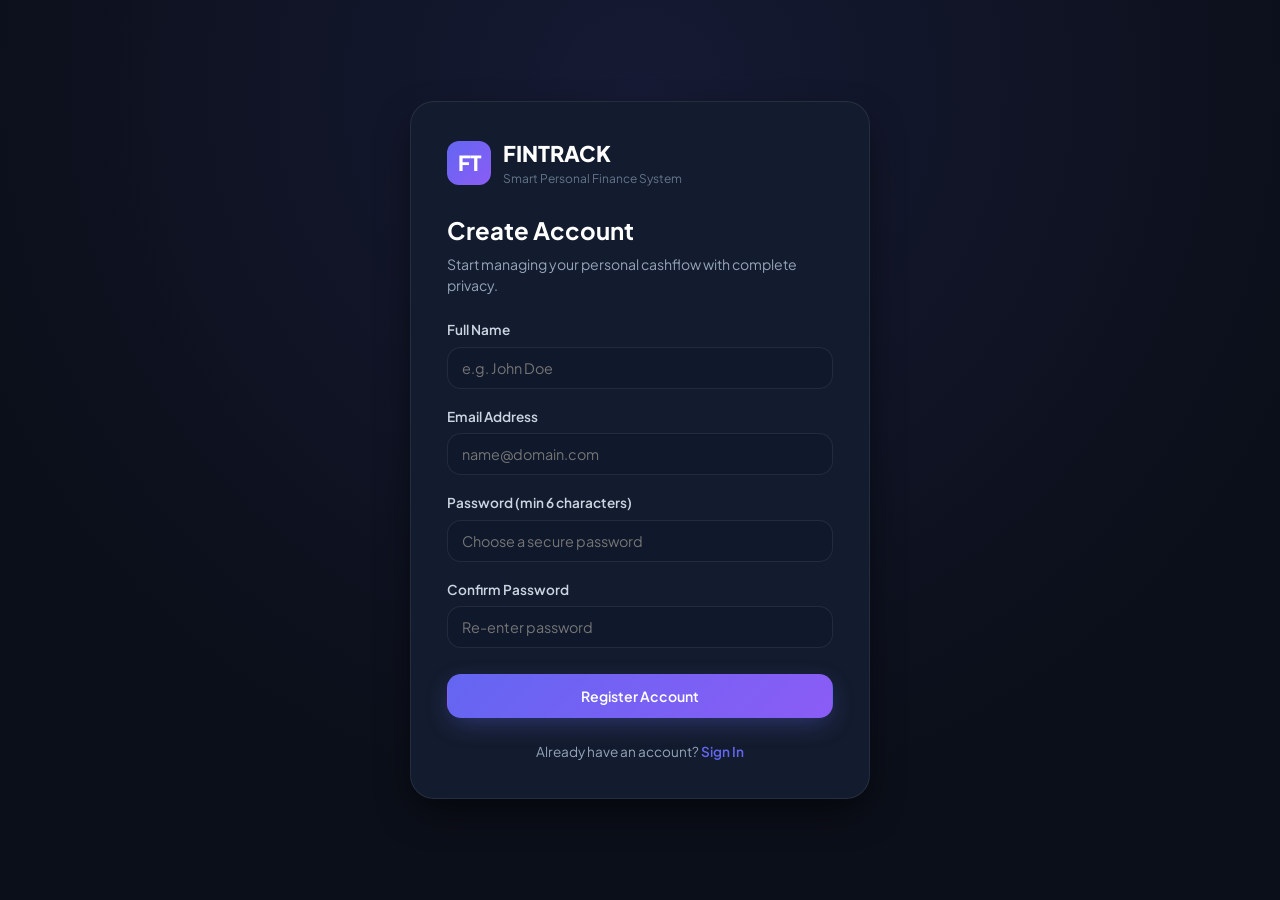
<file: frontend/register.html>
<!DOCTYPE html>
<html lang="en">
<head>
  <meta charset="UTF-8">
  <meta name="viewport" content="width=device-width, initial-scale=1.0">
  <title>Create Account — FINTRACK Finance System</title>
  <link rel="stylesheet" href="css/style.css">
  <style>
    .auth-wrapper {
      min-height: 100vh;
      display: flex;
      align-items: center;
      justify-content: center;
      padding: 24px;
      background: radial-gradient(circle at 50% 10%, rgba(99, 102, 241, 0.12) 0%, rgba(11, 15, 25, 1) 70%);
    }
    .auth-card {
      width: 100%;
      max-width: 460px;
      background: var(--bg-card);
      border: 1px solid var(--border-color);
      border-radius: var(--radius-xl);
      padding: 36px;
      box-shadow: var(--shadow-lg);
    }
    .auth-logo-row {
      display: flex;
      align-items: center;
      gap: 12px;
      margin-bottom: 24px;
    }
  </style>
</head>
<body>
  <div class="auth-wrapper">
    <div class="auth-card">
      <div class="auth-logo-row">
        <div style="width: 44px; height: 44px; background: var(--accent-gradient); border-radius: 12px; display: flex; align-items: center; justify-content: center; font-weight: 800; font-size: 1.3rem; color: #ffffff;">
          FT
        </div>
        <div>
          <h2 style="font-size: 1.35rem; font-weight: 800; color: #ffffff;">FINTRACK</h2>
          <div style="font-size: 0.75rem; color: var(--text-muted);">Smart Personal Finance System</div>
        </div>
      </div>

      <h1 style="font-size: 1.5rem; font-weight: 700; color: #ffffff; margin-bottom: 6px;">Create Account</h1>
      <p class="text-secondary" style="font-size: 0.88rem; margin-bottom: 24px;">Start managing your personal cashflow with complete privacy.</p>

      <form id="registerForm">
        <div class="form-group">
          <label class="form-label" for="name">Full Name</label>
          <input type="text" id="name" class="form-control" placeholder="e.g. John Doe" required autocomplete="name">
        </div>

        <div class="form-group">
          <label class="form-label" for="email">Email Address</label>
          <input type="email" id="email" class="form-control" placeholder="name@domain.com" required autocomplete="email">
        </div>

        <div class="form-group">
          <label class="form-label" for="password">Password (min 6 characters)</label>
          <input type="password" id="password" class="form-control" placeholder="Choose a secure password" minlength="6" required autocomplete="new-password">
        </div>

        <div class="form-group">
          <label class="form-label" for="confirmPassword">Confirm Password</label>
          <input type="password" id="confirmPassword" class="form-control" placeholder="Re-enter password" minlength="6" required autocomplete="new-password">
        </div>

        <button type="submit" class="btn btn-primary" style="width: 100%; padding: 12px; margin-top: 8px;">
          Register Account
        </button>
      </form>

      <div style="margin-top: 24px; text-align: center; font-size: 0.85rem;" class="text-secondary">
        Already have an account? <a href="login.html" style="color: var(--accent-primary); font-weight: 600;">Sign In</a>
      </div>
    </div>
  </div>

  <script src="js/api.js"></script>
  <script src="js/auth.js"></script>
  <script>
    document.addEventListener('DOMContentLoaded', () => {
      FinTrackAuth.checkAuth(false);

      const form = document.getElementById('registerForm');
      form.addEventListener('submit', async (e) => {
        e.preventDefault();
        const name = document.getElementById('name').value.trim();
        const email = document.getElementById('email').value.trim();
        const password = document.getElementById('password').value;
        const confirmPassword = document.getElementById('confirmPassword').value;

        if (password !== confirmPassword) {
          FinTrackAPI.showToast('Passwords do not match.', 'error');
          return;
        }

        await FinTrackAuth.register(name, email, password, confirmPassword);
      });
    });
  </script>
</body>
</html>
</file>
<file: frontend/css/style.css>
/* ==========================================================================
   FINTRACK - Modern Personal Finance SaaS Design System
   Color Palette: Deep Navy, Purple/Indigo Accents, Emerald, Rose, Slate
   ========================================================================== */

@import url('https://fonts.googleapis.com/css2?family=Plus+Jakarta+Sans:wght@300;400;500;600;700;800&family=JetBrains+Mono:wght@400;500;600&display=swap');

:root {
  /* Surface Colors */
  --bg-primary: #0b0f19;
  --bg-secondary: #0f172a;
  --bg-card: #131c2e;
  --bg-card-hover: #172338;
  --bg-surface: #1e293b;
  --bg-glass: rgba(19, 28, 46, 0.75);
  --border-color: rgba(255, 255, 255, 0.08);
  --border-focus: #6366f1;

  /* Typography Colors */
  --text-primary: #f8fafc;
  --text-secondary: #94a3b8;
  --text-muted: #64748b;
  --text-light: #cbd5e1;

  /* Accent & Status Colors */
  --accent-primary: #6366f1;
  --accent-hover: #4f46e5;
  --accent-purple: #8b5cf6;
  --accent-gradient: linear-gradient(135deg, #6366f1 0%, #8b5cf6 100%);
  --accent-glow: rgba(99, 102, 241, 0.25);

  --income-green: #10b981;
  --income-glow: rgba(16, 185, 129, 0.2);
  --expense-red: #ef4444;
  --expense-glow: rgba(239, 68, 68, 0.2);
  --warning-yellow: #f59e0b;
  --info-blue: #38bdf8;

  /* Shadows & Radius */
  --radius-sm: 8px;
  --radius-md: 14px;
  --radius-lg: 18px;
  --radius-xl: 24px;
  --shadow-sm: 0 2px 8px rgba(0, 0, 0, 0.3);
  --shadow-md: 0 8px 24px -4px rgba(0, 0, 0, 0.45);
  --shadow-lg: 0 16px 36px -6px rgba(0, 0, 0, 0.6);
  --shadow-accent: 0 8px 24px -4px rgba(99, 102, 241, 0.35);

  /* Layout */
  --sidebar-width: 260px;
  --header-height: 72px;
  --transition-fast: 0.2s cubic-bezier(0.4, 0, 0.2, 1);
  --transition-normal: 0.3s cubic-bezier(0.4, 0, 0.2, 1);
}

/* Base Reset */
*, *::before, *::after {
  box-sizing: border-box;
  margin: 0;
  padding: 0;
}

body {
  font-family: 'Plus Jakarta Sans', -apple-system, BlinkMacSystemFont, "Segoe UI", Roboto, sans-serif;
  background-color: var(--bg-primary);
  color: var(--text-primary);
  min-height: 100vh;
  line-height: 1.5;
  -webkit-font-smoothing: antialiased;
  -moz-osx-font-smoothing: grayscale;
  overflow-x: hidden;
}

a {
  color: inherit;
  text-decoration: none;
}

button, input, select, textarea {
  font-family: inherit;
  color: inherit;
}

/* Typography Utilities */
.mono {
  font-family: 'JetBrains Mono', monospace;
}

.text-income {
  color: var(--income-green) !important;
}

.text-expense {
  color: var(--expense-red) !important;
}

.text-muted {
  color: var(--text-muted);
}

.text-secondary {
  color: var(--text-secondary);
}

/* Buttons */
.btn {
  display: inline-flex;
  align-items: center;
  justify-content: center;
  gap: 8px;
  padding: 10px 18px;
  border-radius: var(--radius-md);
  font-size: 0.88rem;
  font-weight: 600;
  cursor: pointer;
  border: 1px solid transparent;
  transition: all var(--transition-fast);
  white-space: nowrap;
}

.btn-primary {
  background: var(--accent-gradient);
  color: #ffffff;
  box-shadow: var(--shadow-accent);
}

.btn-primary:hover {
  transform: translateY(-2px);
  box-shadow: 0 10px 28px -4px rgba(99, 102, 241, 0.5);
  background: linear-gradient(135deg, #4f46e5 0%, #7c3aed 100%);
}

.btn-secondary {
  background: var(--bg-surface);
  border-color: var(--border-color);
  color: var(--text-light);
}

.btn-secondary:hover {
  background: rgba(255, 255, 255, 0.08);
  color: #ffffff;
  border-color: rgba(255, 255, 255, 0.16);
}

.btn-danger {
  background: rgba(239, 68, 68, 0.12);
  border-color: rgba(239, 68, 68, 0.3);
  color: #fca5a5;
}

.btn-danger:hover {
  background: var(--expense-red);
  color: #ffffff;
  border-color: var(--expense-red);
}

.btn-sm {
  padding: 6px 12px;
  font-size: 0.8rem;
  border-radius: var(--radius-sm);
}

.btn-icon {
  width: 36px;
  height: 36px;
  padding: 0;
  border-radius: var(--radius-sm);
  display: inline-flex;
  align-items: center;
  justify-content: center;
}

/* Cards */
.card {
  background: var(--bg-card);
  border: 1px solid var(--border-color);
  border-radius: var(--radius-lg);
  padding: 24px;
  box-shadow: var(--shadow-sm);
  transition: transform var(--transition-fast), border-color var(--transition-fast), box-shadow var(--transition-fast);
}

.card:hover {
  border-color: rgba(99, 102, 241, 0.25);
  box-shadow: var(--shadow-md);
}

.card-header {
  display: flex;
  align-items: center;
  justify-content: space-between;
  margin-bottom: 20px;
}

.card-title {
  font-size: 1.1rem;
  font-weight: 700;
  color: var(--text-primary);
  display: flex;
  align-items: center;
  gap: 10px;
}

/* Badges & Tags */
.badge {
  display: inline-flex;
  align-items: center;
  gap: 6px;
  padding: 4px 10px;
  border-radius: 20px;
  font-size: 0.75rem;
  font-weight: 600;
  letter-spacing: 0.3px;
  text-transform: uppercase;
}

.badge-income {
  background: rgba(16, 185, 129, 0.12);
  color: #34d399;
  border: 1px solid rgba(16, 185, 129, 0.25);
}

.badge-expense {
  background: rgba(239, 68, 68, 0.12);
  color: #f87171;
  border: 1px solid rgba(239, 68, 68, 0.25);
}

.badge-warning {
  background: rgba(245, 158, 11, 0.12);
  color: #fbbf24;
  border: 1px solid rgba(245, 158, 11, 0.25);
}

.badge-safe {
  background: rgba(56, 189, 248, 0.12);
  color: #38bdf8;
  border: 1px solid rgba(56, 189, 248, 0.25);
}

/* Form Controls */
.form-group {
  margin-bottom: 18px;
}

.form-label {
  display: block;
  font-size: 0.85rem;
  font-weight: 600;
  color: var(--text-light);
  margin-bottom: 6px;
}

.form-control {
  width: 100%;
  padding: 11px 14px;
  background: rgba(15, 23, 42, 0.6);
  border: 1px solid var(--border-color);
  border-radius: var(--radius-md);
  color: var(--text-primary);
  font-size: 0.9rem;
  transition: all var(--transition-fast);
}

.form-control:focus {
  outline: none;
  border-color: var(--accent-primary);
  background: rgba(15, 23, 42, 0.9);
  box-shadow: 0 0 0 3px var(--accent-glow);
}

select.form-control {
  cursor: pointer;
}

select.form-control option {
  background-color: var(--bg-secondary);
  color: var(--text-primary);
}

/* Modals */
.modal-overlay {
  position: fixed;
  inset: 0;
  background: rgba(11, 15, 25, 0.8);
  backdrop-filter: blur(8px);
  display: flex;
  align-items: center;
  justify-content: center;
  z-index: 1000;
  opacity: 0;
  visibility: hidden;
  transition: all var(--transition-normal);
  padding: 20px;
}

.modal-overlay.active {
  opacity: 1;
  visibility: visible;
}

.modal-box {
  background: var(--bg-card);
  border: 1px solid rgba(255, 255, 255, 0.1);
  border-radius: var(--radius-xl);
  width: 100%;
  max-width: 520px;
  box-shadow: var(--shadow-lg);
  transform: translateY(20px) scale(0.96);
  transition: all var(--transition-normal);
  overflow: hidden;
}

.modal-overlay.active .modal-box {
  transform: translateY(0) scale(1);
}

.modal-header {
  padding: 20px 24px;
  border-bottom: 1px solid var(--border-color);
  display: flex;
  align-items: center;
  justify-content: space-between;
}

.modal-title {
  font-size: 1.15rem;
  font-weight: 700;
  color: #ffffff;
}

.modal-close {
  background: transparent;
  border: none;
  color: var(--text-muted);
  cursor: pointer;
  font-size: 1.25rem;
  line-height: 1;
  padding: 4px;
  border-radius: 6px;
  transition: color var(--transition-fast);
}

.modal-close:hover {
  color: #ffffff;
}

.modal-body {
  padding: 24px;
  max-height: 75vh;
  overflow-y: auto;
}

.modal-footer {
  padding: 16px 24px;
  border-top: 1px solid var(--border-color);
  display: flex;
  align-items: center;
  justify-content: flex-end;
  gap: 12px;
  background: rgba(15, 23, 42, 0.4);
}

/* Toast Notifications */
#toast-container {
  position: fixed;
  bottom: 24px;
  right: 24px;
  z-index: 9999;
  display: flex;
  flex-direction: column;
  gap: 10px;
  max-width: 380px;
  pointer-events: none;
}

.toast {
  pointer-events: auto;
  display: flex;
  align-items: flex-start;
  gap: 12px;
  background: var(--bg-card);
  border: 1px solid var(--border-color);
  padding: 14px 18px;
  border-radius: var(--radius-md);
  box-shadow: var(--shadow-lg);
  color: var(--text-primary);
  font-size: 0.88rem;
  transform: translateX(100%);
  opacity: 0;
  animation: slideInToast 0.3s forwards cubic-bezier(0.4, 0, 0.2, 1);
}

.toast.toast-success {
  border-left: 4px solid var(--income-green);
}

.toast.toast-error {
  border-left: 4px solid var(--expense-red);
}

.toast.toast-info {
  border-left: 4px solid var(--accent-primary);
}

@keyframes slideInToast {
  to {
    transform: translateX(0);
    opacity: 1;
  }
}
</file>
